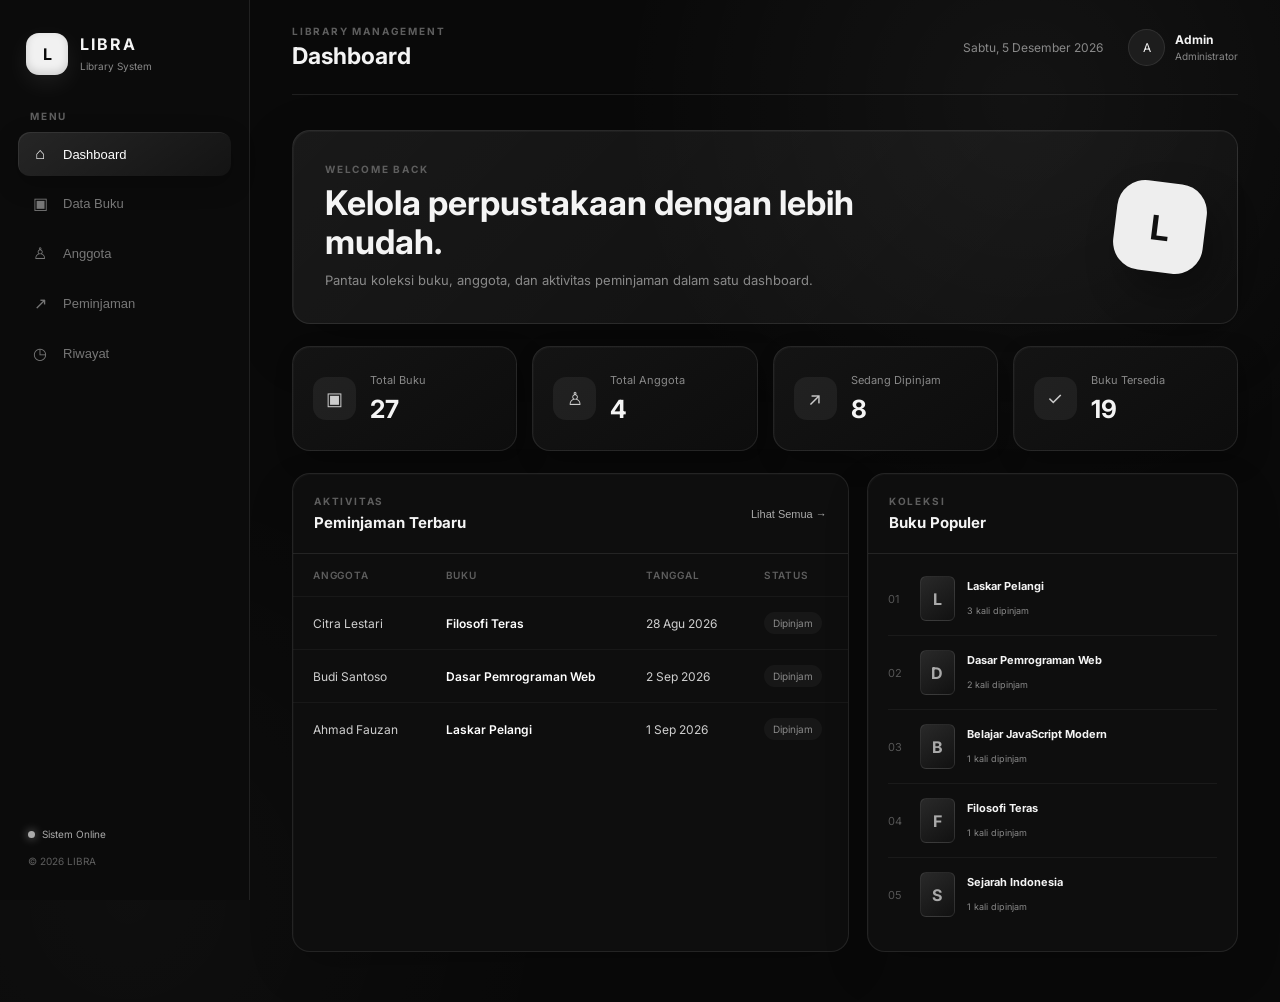
<file: index.html>
<!DOCTYPE html>
<html lang="id">
<head>
    <meta charset="UTF-8">
    <meta name="viewport" content="width=device-width, initial-scale=1.0">
    <title>Libra - Perpustakaan Digital</title>
    <link rel="stylesheet" href="style.css">
</head>

<body>

    <!-- SIDEBAR -->
    <aside class="sidebar" id="sidebar">

        <div class="brand">
            <div class="brand-icon">L</div>
            <div>
                <h2>LIBRA</h2>
                <span>Library System</span>
            </div>
        </div>

        <nav>
            <p class="menu-title">MENU</p>

            <button class="nav-item active" data-section="dashboard">
                <span>⌂</span>
                Dashboard
            </button>

            <button class="nav-item" data-section="books">
                <span>▣</span>
                Data Buku
            </button>

            <button class="nav-item" data-section="members">
                <span>♙</span>
                Anggota
            </button>

            <button class="nav-item" data-section="borrow">
                <span>↗</span>
                Peminjaman
            </button>

            <button class="nav-item" data-section="history">
                <span>◷</span>
                Riwayat
            </button>
        </nav>

        <div class="sidebar-bottom">
            <div class="system-status">
                <span class="status-dot"></span>
                Sistem Online
            </div>

            <p>© 2026 LIBRA</p>
        </div>

    </aside>

    <!-- MAIN -->
    <main class="main">

        <!-- HEADER -->
        <header class="header">

            <button class="mobile-menu" id="mobileMenu">☰</button>

            <div>
                <p class="small-label">LIBRARY MANAGEMENT</p>
                <h1 id="pageTitle">Dashboard</h1>
            </div>

            <div class="header-right">
                <div class="date-box" id="currentDate"></div>

                <div class="profile">
                    <div class="avatar">A</div>
                    <div>
                        <strong>Admin</strong>
                        <span>Administrator</span>
                    </div>
                </div>
            </div>

        </header>

        <!-- DASHBOARD -->
        <section class="section active-section" id="dashboard">

            <div class="welcome">
                <div>
                    <p class="small-label">WELCOME BACK</p>
                    <h2>Kelola perpustakaan dengan lebih mudah.</h2>
                    <p>
                        Pantau koleksi buku, anggota, dan aktivitas
                        peminjaman dalam satu dashboard.
                    </p>
                </div>

                <div class="welcome-icon">L</div>
            </div>

            <!-- STATISTICS -->
            <div class="stats-grid">

                <div class="stat-card">
                    <div class="stat-icon">▣</div>
                    <div>
                        <span>Total Buku</span>
                        <strong id="totalBooks">0</strong>
                    </div>
                </div>

                <div class="stat-card">
                    <div class="stat-icon">♙</div>
                    <div>
                        <span>Total Anggota</span>
                        <strong id="totalMembers">0</strong>
                    </div>
                </div>

                <div class="stat-card">
                    <div class="stat-icon">↗</div>
                    <div>
                        <span>Sedang Dipinjam</span>
                        <strong id="totalBorrowed">0</strong>
                    </div>
                </div>

                <div class="stat-card">
                    <div class="stat-icon">✓</div>
                    <div>
                        <span>Buku Tersedia</span>
                        <strong id="totalAvailable">0</strong>
                    </div>
                </div>

            </div>

            <div class="dashboard-grid">

                <!-- RECENT -->
                <div class="panel large-panel">
                    <div class="panel-header">
                        <div>
                            <p class="small-label">AKTIVITAS</p>
                            <h3>Peminjaman Terbaru</h3>
                        </div>

                        <button class="text-button" data-section-target="history">
                            Lihat Semua →
                        </button>
                    </div>

                    <div id="recentBorrowings" class="table-wrapper"></div>
                </div>

                <!-- POPULAR -->
                <div class="panel">
                    <div class="panel-header">
                        <div>
                            <p class="small-label">KOLEKSI</p>
                            <h3>Buku Populer</h3>
                        </div>
                    </div>

                    <div id="popularBooks" class="popular-list"></div>
                </div>

            </div>

        </section>

        <!-- BOOKS -->
        <section class="section" id="books">

            <div class="section-top">

                <div>
                    <p class="small-label">LIBRARY COLLECTION</p>
                    <h2>Data Buku</h2>
                    <p>Kelola seluruh koleksi buku perpustakaan.</p>
                </div>

                <button class="primary-btn" id="addBookBtn">
                    + Tambah Buku
                </button>

            </div>

            <div class="toolbar">

                <div class="search-box">
                    <span>⌕</span>
                    <input
                        type="text"
                        id="bookSearch"
                        placeholder="Cari judul, penulis, atau ISBN..."
                    >
                </div>

                <select id="categoryFilter" aria-label="Filter berdasarkan kategori">
                    <option value="all">Semua Kategori</option>
                    <option value="Teknologi">Teknologi</option>
                    <option value="Novel">Novel</option>
                    <option value="Pendidikan">Pendidikan</option>
                    <option value="Sejarah">Sejarah</option>
                    <option value="Sains">Sains</option>
                </select>

            </div>

            <div class="panel">
                <div id="booksTable" class="table-wrapper"></div>
            </div>

        </section>

        <!-- MEMBERS -->
        <section class="section" id="members">

            <div class="section-top">

                <div>
                    <p class="small-label">MEMBER MANAGEMENT</p>
                    <h2>Data Anggota</h2>
                    <p>Kelola data anggota perpustakaan.</p>
                </div>

                <button class="primary-btn" id="addMemberBtn">
                    + Tambah Anggota
                </button>

            </div>

            <div class="toolbar">

                <div class="search-box">
                    <span>⌕</span>
                    <input
                        type="text"
                        id="memberSearch"
                        placeholder="Cari nama atau ID anggota..."
                    >
                </div>

            </div>

            <div class="panel">
                <div id="membersTable" class="table-wrapper"></div>
            </div>

        </section>

        <!-- BORROW -->
        <section class="section" id="borrow">

            <div class="section-top">
                <div>
                    <p class="small-label">BOOK TRANSACTION</p>
                    <h2>Peminjaman Buku</h2>
                    <p>Buat transaksi peminjaman buku baru.</p>
                </div>
            </div>

            <div class="form-panel">

                <form id="borrowForm">

                    <div class="form-group">
                        <label for="borrowMember">Anggota</label>
                        <select id="borrowMember" required>
                            <option value="">Pilih anggota</option>
                        </select>
                    </div>

                    <div class="form-group">
                        <label for="borrowBook">Buku</label>
                        <select id="borrowBook" required>
                            <option value="">Pilih buku</option>
                        </select>
                    </div>

                    <div class="form-group">
                        <label for="borrowDate">Tanggal Pinjam</label>
                        <input type="date" id="borrowDate" required>
                    </div>

                    <div class="form-group">
                        <label for="returnDate">Batas Pengembalian</label>
                        <input type="date" id="returnDate" required>
                    </div>

                    <button class="primary-btn" type="submit">
                        Simpan Peminjaman
                    </button>

                </form>

            </div>

            <div class="panel">
                <div class="panel-header">
                    <div>
                        <p class="small-label">ACTIVE LOANS</p>
                        <h3>Buku yang Sedang Dipinjam</h3>
                    </div>
                </div>

                <div id="activeBorrowings" class="table-wrapper"></div>
            </div>

        </section>

        <!-- HISTORY -->
        <section class="section" id="history">

            <div class="section-top">
                <div>
                    <p class="small-label">TRANSACTION HISTORY</p>
                    <h2>Riwayat Peminjaman</h2>
                    <p>Semua aktivitas peminjaman perpustakaan.</p>
                </div>

                <button class="secondary-btn" id="clearHistoryBtn">
                    Hapus Riwayat
                </button>
            </div>

            <div class="panel">
                <div id="historyTable" class="table-wrapper"></div>
            </div>

        </section>

    </main>

    <!-- BOOK MODAL -->
    <div class="modal" id="bookModal">

        <div class="modal-content">

            <div class="modal-header">
                <div>
                    <p class="small-label">BOOK DATA</p>
                    <h2 id="bookModalTitle">Tambah Buku</h2>
                </div>

                <button class="close-modal" data-close="bookModal">×</button>
            </div>

            <form id="bookForm">

                <input type="hidden" id="bookId">

                <div class="form-grid">

                    <div class="form-group">
                        <label for="bookTitle">Judul Buku</label>
                        <input type="text" id="bookTitle" required>
                    </div>

                    <div class="form-group">
                        <label for="bookAuthor">Penulis</label>
                        <input type="text" id="bookAuthor" required>
                    </div>

                    <div class="form-group">
                        <label for="bookISBN">ISBN</label>
                        <input type="text" id="bookISBN" required>
                    </div>

                    <div class="form-group">
                        <label for="bookCategory">Kategori</label>
                        <select id="bookCategory" required>
                            <option value="">Pilih kategori</option>
                            <option value="Teknologi">Teknologi</option>
                            <option value="Novel">Novel</option>
                            <option value="Pendidikan">Pendidikan</option>
                            <option value="Sejarah">Sejarah</option>
                            <option value="Sains">Sains</option>
                        </select>
                    </div>

                    <div class="form-group">
                        <label for="bookYear">Tahun Terbit</label>
                        <input type="number" id="bookYear" required>
                    </div>

                    <div class="form-group">
                        <label for="bookStock">Jumlah</label>
                        <input type="number" id="bookStock" min="1" required>
                    </div>

                </div>

                <div class="modal-actions">
                    <button type="button" class="secondary-btn" data-close="bookModal">
                        Batal
                    </button>

                    <button type="submit" class="primary-btn">
                        Simpan Buku
                    </button>
                </div>

            </form>

        </div>

    </div>

    <!-- MEMBER MODAL -->
    <div class="modal" id="memberModal">

        <div class="modal-content">

            <div class="modal-header">
                <div>
                    <p class="small-label">MEMBER DATA</p>
                    <h2>Tambah Anggota</h2>
                </div>

                <button class="close-modal" data-close="memberModal">×</button>
            </div>

            <form id="memberForm">

                <div class="form-grid">

                    <div class="form-group">
                        <label for="memberId">ID Anggota</label>
                        <input type="text" id="memberId" required>
                    </div>

                    <div class="form-group">
                        <label for="memberName">Nama Lengkap</label>
                        <input type="text" id="memberName" required>
                    </div>

                    <div class="form-group">
                        <label for="memberClass">Kelas / Jurusan</label>
                        <input type="text" id="memberClass" required>
                    </div>

                    <div class="form-group">
                        <label for="memberPhone">No. Telepon</label>
                        <input type="text" id="memberPhone">
                    </div>

                </div>

                <div class="modal-actions">
                    <button type="button" class="secondary-btn" data-close="memberModal">
                        Batal
                    </button>

                    <button type="submit" class="primary-btn">
                        Simpan Anggota
                    </button>
                </div>

            </form>

        </div>

    </div>

    <!-- TOAST -->
    <div class="toast" id="toast"></div>

    <script src="script.js"></script>

</body>
</html>
</file>
<file: style.css>
@import url('https://fonts.googleapis.com/css2?family=Inter:wght@400;500;600;700&display=swap');

* {
    box-sizing: border-box;
    margin: 0;
    padding: 0;
}

:root {
    --bg: #090909;
    --surface: #101010;
    --surface-2: #151515;
    --surface-3: #1b1b1b;

    --border: rgba(255,255,255,.09);
    --text: #f4f4f4;
    --muted: #898989;
    --muted-2: #5e5e5e;

    --white: #ffffff;
    --danger: #ff5c5c;

    --radius: 18px;
}

html {
    scroll-behavior: smooth;
}

body {
    min-height: 100vh;
    background:
        radial-gradient(circle at 80% 10%, rgba(255,255,255,.045), transparent 30%),
        radial-gradient(circle at 10% 90%, rgba(255,255,255,.025), transparent 30%),
        var(--bg);
    color: var(--text);
    font-family: "Inter", Arial, sans-serif;
}

/* =========================
   SIDEBAR
========================= */

.sidebar {
    position: fixed;
    left: 0;
    top: 0;
    width: 250px;
    height: 100vh;
    padding: 28px 18px;
    background: rgba(12,12,12,.94);
    border-right: 1px solid var(--border);
    display: flex;
    flex-direction: column;
    z-index: 100;
    -webkit-backdrop-filter: blur(18px);
    backdrop-filter: blur(18px);
}

.brand {
    display: flex;
    align-items: center;
    gap: 12px;
    padding: 5px 8px 35px;
}

.brand-icon {
    width: 42px;
    height: 42px;
    display: grid;
    place-items: center;
    border-radius: 13px;
    background: #f1f1f1;
    color: #090909;
    font-weight: 700;
    box-shadow:
        0 8px 25px rgba(255,255,255,.08),
        inset 0 -3px 8px rgba(0,0,0,.15);
}

.brand h2 {
    font-size: 16px;
    letter-spacing: 2px;
}

.brand span {
    color: var(--muted);
    font-size: 10px;
}

.menu-title,
.small-label {
    color: var(--muted-2);
    font-size: 10px;
    font-weight: 700;
    letter-spacing: 1.8px;
}

.menu-title {
    padding: 0 12px 10px;
}

.nav-item {
    width: 100%;
    display: flex;
    align-items: center;
    gap: 13px;
    border: 0;
    background: transparent;
    color: #777;
    padding: 13px 12px;
    border-radius: 12px;
    cursor: pointer;
    text-align: left;
    font-size: 13px;
    margin-bottom: 5px;
    transition: .25s;
}

.nav-item span {
    width: 20px;
    text-align: center;
    font-size: 16px;
}

.nav-item:hover {
    color: #fff;
    background: rgba(255,255,255,.045);
}

.nav-item.active {
    color: #fff;
    background: linear-gradient(
        145deg,
        rgba(255,255,255,.11),
        rgba(255,255,255,.035)
    );
    box-shadow:
        inset 1px 1px 0 rgba(255,255,255,.07),
        0 8px 25px rgba(0,0,0,.25);
}

.sidebar-bottom {
    margin-top: auto;
    padding: 15px 10px 5px;
    color: var(--muted-2);
    font-size: 10px;
}

.system-status {
    display: flex;
    align-items: center;
    gap: 7px;
    margin-bottom: 15px;
    color: #aaa;
}

.status-dot {
    width: 7px;
    height: 7px;
    background: #aaa;
    border-radius: 50%;
    box-shadow: 0 0 10px rgba(255,255,255,.5);
}

/* =========================
   MAIN
========================= */

.main {
    margin-left: 250px;
    min-height: 100vh;
    padding: 0 42px 50px;
}

.header {
    min-height: 95px;
    display: flex;
    align-items: center;
    justify-content: space-between;
    border-bottom: 1px solid var(--border);
}

.header h1 {
    font-size: 23px;
    margin-top: 5px;
}

.header-right {
    display: flex;
    align-items: center;
    gap: 25px;
}

.date-box {
    color: var(--muted);
    font-size: 12px;
}

.profile {
    display: flex;
    align-items: center;
    gap: 10px;
}

.profile strong {
    display: block;
    font-size: 12px;
}

.profile span {
    display: block;
    color: var(--muted);
    font-size: 10px;
    margin-top: 3px;
}

.avatar {
    width: 37px;
    height: 37px;
    display: grid;
    place-items: center;
    background: #1d1d1d;
    border: 1px solid var(--border);
    border-radius: 50%;
    font-size: 12px;
}

/* =========================
   SECTIONS
========================= */

.section {
    display: none;
    padding-top: 35px;
    animation: fadeUp .35s ease;
}

.section.active-section {
    display: block;
}

@keyframes fadeUp {
    from {
        opacity: 0;
        transform: translateY(8px);
    }

    to {
        opacity: 1;
        transform: translateY(0);
    }
}

/* =========================
   WELCOME
========================= */

.welcome {
    min-height: 190px;
    display: flex;
    align-items: center;
    justify-content: space-between;
    padding: 32px;
    margin-bottom: 22px;
    border: 1px solid var(--border);
    border-radius: var(--radius);
    background:
        linear-gradient(
            135deg,
            rgba(255,255,255,.065),
            rgba(255,255,255,.018)
        );
    box-shadow:
        0 20px 60px rgba(0,0,0,.2),
        inset 1px 1px 0 rgba(255,255,255,.04);
}

.welcome h2 {
    max-width: 600px;
    margin: 8px 0;
    font-size: clamp(24px, 3vw, 34px);
    line-height: 1.15;
}

.welcome p:not(.small-label) {
    color: var(--muted);
    max-width: 650px;
    font-size: 13px;
    line-height: 1.7;
}

.welcome-icon {
    width: 90px;
    height: 90px;
    display: grid;
    place-items: center;
    border-radius: 28px;
    background: #eee;
    color: #111;
    font-size: 34px;
    font-weight: 700;
    box-shadow: 15px 20px 40px rgba(0,0,0,.3);
    transform: rotate(7deg);
}

/* =========================
   STATS
========================= */

.stats-grid {
    display: grid;
    grid-template-columns: repeat(4, 1fr);
    gap: 15px;
    margin-bottom: 22px;
}

.stat-card {
    display: flex;
    align-items: center;
    gap: 14px;
    min-height: 105px;
    padding: 20px;
    background: linear-gradient(145deg, #141414, #0d0d0d);
    border: 1px solid var(--border);
    border-radius: var(--radius);
    box-shadow:
        8px 10px 25px rgba(0,0,0,.25),
        inset 1px 1px 0 rgba(255,255,255,.025);
    transition: .3s;
}

.stat-card:hover {
    transform: translateY(-4px);
    border-color: rgba(255,255,255,.15);
}

.stat-icon {
    width: 43px;
    height: 43px;
    display: grid;
    place-items: center;
    border-radius: 13px;
    background: rgba(255,255,255,.06);
    color: #ccc;
    font-size: 18px;
}

.stat-card span {
    display: block;
    color: var(--muted);
    font-size: 11px;
    margin-bottom: 7px;
}

.stat-card strong {
    font-size: 25px;
}

/* =========================
   GRID
========================= */

.dashboard-grid {
    display: grid;
    grid-template-columns: 1.5fr 1fr;
    gap: 18px;
}

.panel {
    background: rgba(16,16,16,.85);
    border: 1px solid var(--border);
    border-radius: var(--radius);
    overflow: hidden;
    box-shadow:
        0 18px 45px rgba(0,0,0,.16),
        inset 1px 1px 0 rgba(255,255,255,.02);
}

.panel-header {
    display: flex;
    align-items: center;
    justify-content: space-between;
    padding: 21px;
    border-bottom: 1px solid var(--border);
}

.panel-header h3 {
    margin-top: 6px;
    font-size: 15px;
}

.text-button {
    border: 0;
    background: transparent;
    color: #aaa;
    cursor: pointer;
    font-size: 11px;
}

.text-button:hover {
    color: #fff;
}

/* =========================
   TABLE
========================= */

.table-wrapper {
    width: 100%;
    overflow-x: auto;
}

table {
    width: 100%;
    border-collapse: collapse;
}

th {
    text-align: left;
    color: var(--muted-2);
    font-size: 10px;
    letter-spacing: .8px;
    font-weight: 600;
    padding: 15px 20px;
    white-space: nowrap;
}

td {
    padding: 15px 20px;
    border-top: 1px solid rgba(255,255,255,.045);
    font-size: 12px;
    color: #cfcfcf;
    white-space: nowrap;
}

tr {
    transition: .2s;
}

tbody tr:hover {
    background: rgba(255,255,255,.025);
}

.book-name {
    color: #fff;
    font-weight: 600;
}

.book-author {
    color: var(--muted);
    font-size: 10px;
    margin-top: 4px;
}

.badge {
    display: inline-flex;
    align-items: center;
    padding: 5px 9px;
    border-radius: 100px;
    background: rgba(255,255,255,.07);
    color: #aaa;
    font-size: 10px;
}

.badge.available {
    color: #ddd;
}

.badge.borrowed {
    color: #888;
    background: rgba(255,255,255,.04);
}

.action-buttons {
    display: flex;
    gap: 6px;
}

.icon-btn {
    width: 30px;
    height: 30px;
    display: grid;
    place-items: center;
    border: 1px solid var(--border);
    background: #151515;
    color: #aaa;
    border-radius: 8px;
    cursor: pointer;
    transition: .2s;
}

.icon-btn:hover {
    color: #fff;
    border-color: rgba(255,255,255,.2);
}

.icon-btn.delete:hover {
    color: var(--danger);
}

/* =========================
   POPULAR
========================= */

.popular-list {
    padding: 8px 20px 20px;
}

.popular-item {
    display: flex;
    align-items: center;
    gap: 12px;
    padding: 14px 0;
    border-bottom: 1px solid rgba(255,255,255,.05);
}

.popular-item:last-child {
    border-bottom: 0;
}

.book-number {
    color: #555;
    font-size: 11px;
    width: 20px;
}

.book-cover {
    width: 35px;
    height: 45px;
    display: grid;
    place-items: center;
    background: linear-gradient(145deg,#292929,#111);
    border: 1px solid var(--border);
    border-radius: 6px;
    font-weight: 700;
    color: #aaa;
}

.popular-info {
    flex: 1;
}

.popular-info strong {
    display: block;
    font-size: 11px;
    margin-bottom: 5px;
}

.popular-info span {
    color: var(--muted);
    font-size: 9px;
}

/* =========================
   SECTION TOP
========================= */

.section-top {
    display: flex;
    justify-content: space-between;
    align-items: center;
    gap: 20px;
    margin-bottom: 25px;
}

.section-top h2 {
    font-size: 25px;
    margin: 7px 0;
}

.section-top p:not(.small-label) {
    color: var(--muted);
    font-size: 12px;
}

/* =========================
   BUTTON
========================= */

.primary-btn,
.secondary-btn {
    min-height: 40px;
    padding: 0 16px;
    border-radius: 10px;
    cursor: pointer;
    font-size: 11px;
    font-weight: 600;
    transition: .25s;
}

.primary-btn {
    background: #eee;
    color: #111;
    border: 1px solid #fff;
    box-shadow: 0 8px 20px rgba(0,0,0,.25);
}

.primary-btn:hover {
    background: #fff;
    transform: translateY(-2px);
}

.secondary-btn {
    background: #151515;
    color: #aaa;
    border: 1px solid var(--border);
}

.secondary-btn:hover {
    color: #fff;
    border-color: rgba(255,255,255,.18);
}

/* =========================
   TOOLBAR
========================= */

.toolbar {
    display: flex;
    gap: 10px;
    margin-bottom: 18px;
}

.search-box {
    flex: 1;
    max-width: 500px;
    height: 43px;
    display: flex;
    align-items: center;
    gap: 10px;
    padding: 0 14px;
    background: #111;
    border: 1px solid var(--border);
    border-radius: 11px;
}

.search-box span {
    color: #666;
    font-size: 20px;
}

.search-box input {
    flex: 1;
    background: transparent;
    border: 0;
    outline: 0;
    color: #fff;
    font-size: 12px;
}

select,
input {
    font-family: inherit;
}

.toolbar select {
    min-width: 180px;
    background: #111;
    color: #aaa;
    border: 1px solid var(--border);
    border-radius: 11px;
    padding: 0 13px;
    outline: none;
}

/* =========================
   FORM
========================= */

.form-panel {
    padding: 25px;
    margin-bottom: 22px;
    background: #101010;
    border: 1px solid var(--border);
    border-radius: var(--radius);
}

form {
    display: grid;
    gap: 18px;
}

.form-grid {
    display: grid;
    grid-template-columns: repeat(2, 1fr);
    gap: 18px;
}

.form-group {
    display: grid;
    gap: 8px;
}

.form-group label {
    color: #aaa;
    font-size: 11px;
}

.form-group input,
.form-group select {
    width: 100%;
    height: 43px;
    padding: 0 13px;
    border-radius: 10px;
    border: 1px solid var(--border);
    background: #0c0c0c;
    color: #eee;
    outline: none;
}

.form-group input:focus,
.form-group select:focus {
    border-color: rgba(255,255,255,.25);
}

/* =========================
   MODAL
========================= */

.modal {
    position: fixed;
    inset: 0;
    display: none;
    align-items: center;
    justify-content: center;
    padding: 20px;
    background: rgba(0,0,0,.72);
    -webkit-backdrop-filter: blur(8px);
    backdrop-filter: blur(8px);
    z-index: 500;
}

.modal.show {
    display: flex;
}

.modal-content {
    width: min(650px, 100%);
    max-height: 90vh;
    overflow-y: auto;
    padding: 25px;
    background: #111;
    border: 1px solid var(--border);
    border-radius: 20px;
    box-shadow: 0 30px 100px rgba(0,0,0,.6);
    animation: modalIn .25s ease;
}

@keyframes modalIn {
    from {
        opacity: 0;
        transform: scale(.96) translateY(10px);
    }

    to {
        opacity: 1;
        transform: scale(1) translateY(0);
    }
}

.modal-header {
    display: flex;
    justify-content: space-between;
    align-items: center;
    margin-bottom: 25px;
}

.modal-header h2 {
    margin-top: 6px;
    font-size: 19px;
}

.close-modal {
    width: 34px;
    height: 34px;
    border: 1px solid var(--border);
    border-radius: 9px;
    background: #171717;
    color: #aaa;
    cursor: pointer;
    font-size: 20px;
}

.close-modal:hover {
    color: #fff;
}

.modal-actions {
    display: flex;
    justify-content: flex-end;
    gap: 8px;
    margin-top: 5px;
}

/* =========================
   EMPTY
========================= */

.empty {
    padding: 45px 20px;
    text-align: center;
    color: #555;
    font-size: 12px;
}

/* =========================
   TOAST
========================= */

.toast {
    position: fixed;
    right: 25px;
    bottom: 25px;
    padding: 13px 18px;
    border: 1px solid var(--border);
    border-radius: 11px;
    background: #171717;
    color: #ddd;
    font-size: 11px;
    box-shadow: 0 15px 40px rgba(0,0,0,.4);
    opacity: 0;
    pointer-events: none;
    transform: translateY(15px);
    transition: .3s;
    z-index: 1000;
}

.toast.show {
    opacity: 1;
    transform: translateY(0);
}

/* =========================
   MOBILE
========================= */

.mobile-menu {
    display: none;
    width: 38px;
    height: 38px;
    border: 1px solid var(--border);
    background: #111;
    color: #fff;
    border-radius: 10px;
    cursor: pointer;
}

@media (max-width: 1100px) {

    .stats-grid {
        grid-template-columns: repeat(2, 1fr);
    }

    .dashboard-grid {
        grid-template-columns: 1fr;
    }
}

@media (max-width: 800px) {

    .sidebar {
        transform: translateX(-100%);
        transition: .3s;
    }

    .sidebar.open {
        transform: translateX(0);
    }

    .main {
        margin-left: 0;
        padding: 0 20px 40px;
    }

    .mobile-menu {
        display: block;
        margin-right: 15px;
    }

    .header {
        gap: 10px;
    }

    .header > div:first-of-type {
        margin-right: auto;
    }

    .date-box {
        display: none;
    }

    .profile div:last-child {
        display: none;
    }

    .header {
        min-height: 80px;
    }

    .welcome {
        padding: 25px;
    }

    .welcome-icon {
        display: none;
    }

    .section-top {
        align-items: flex-start;
        flex-direction: column;
    }

    .toolbar {
        flex-direction: column;
    }

    .search-box {
        max-width: none;
    }

    .toolbar select {
        height: 43px;
    }
}

@media (max-width: 550px) {

    .stats-grid {
        grid-template-columns: 1fr;
    }

    .form-grid {
        grid-template-columns: 1fr;
    }

    .welcome h2 {
        font-size: 23px;
    }

    .section {
        padding-top: 25px;
    }

    .main {
        padding-left: 14px;
        padding-right: 14px;
    }

    .stat-card {
        min-height: 90px;
    }

    .section-top h2 {
        font-size: 22px;
    }
}
</file>
